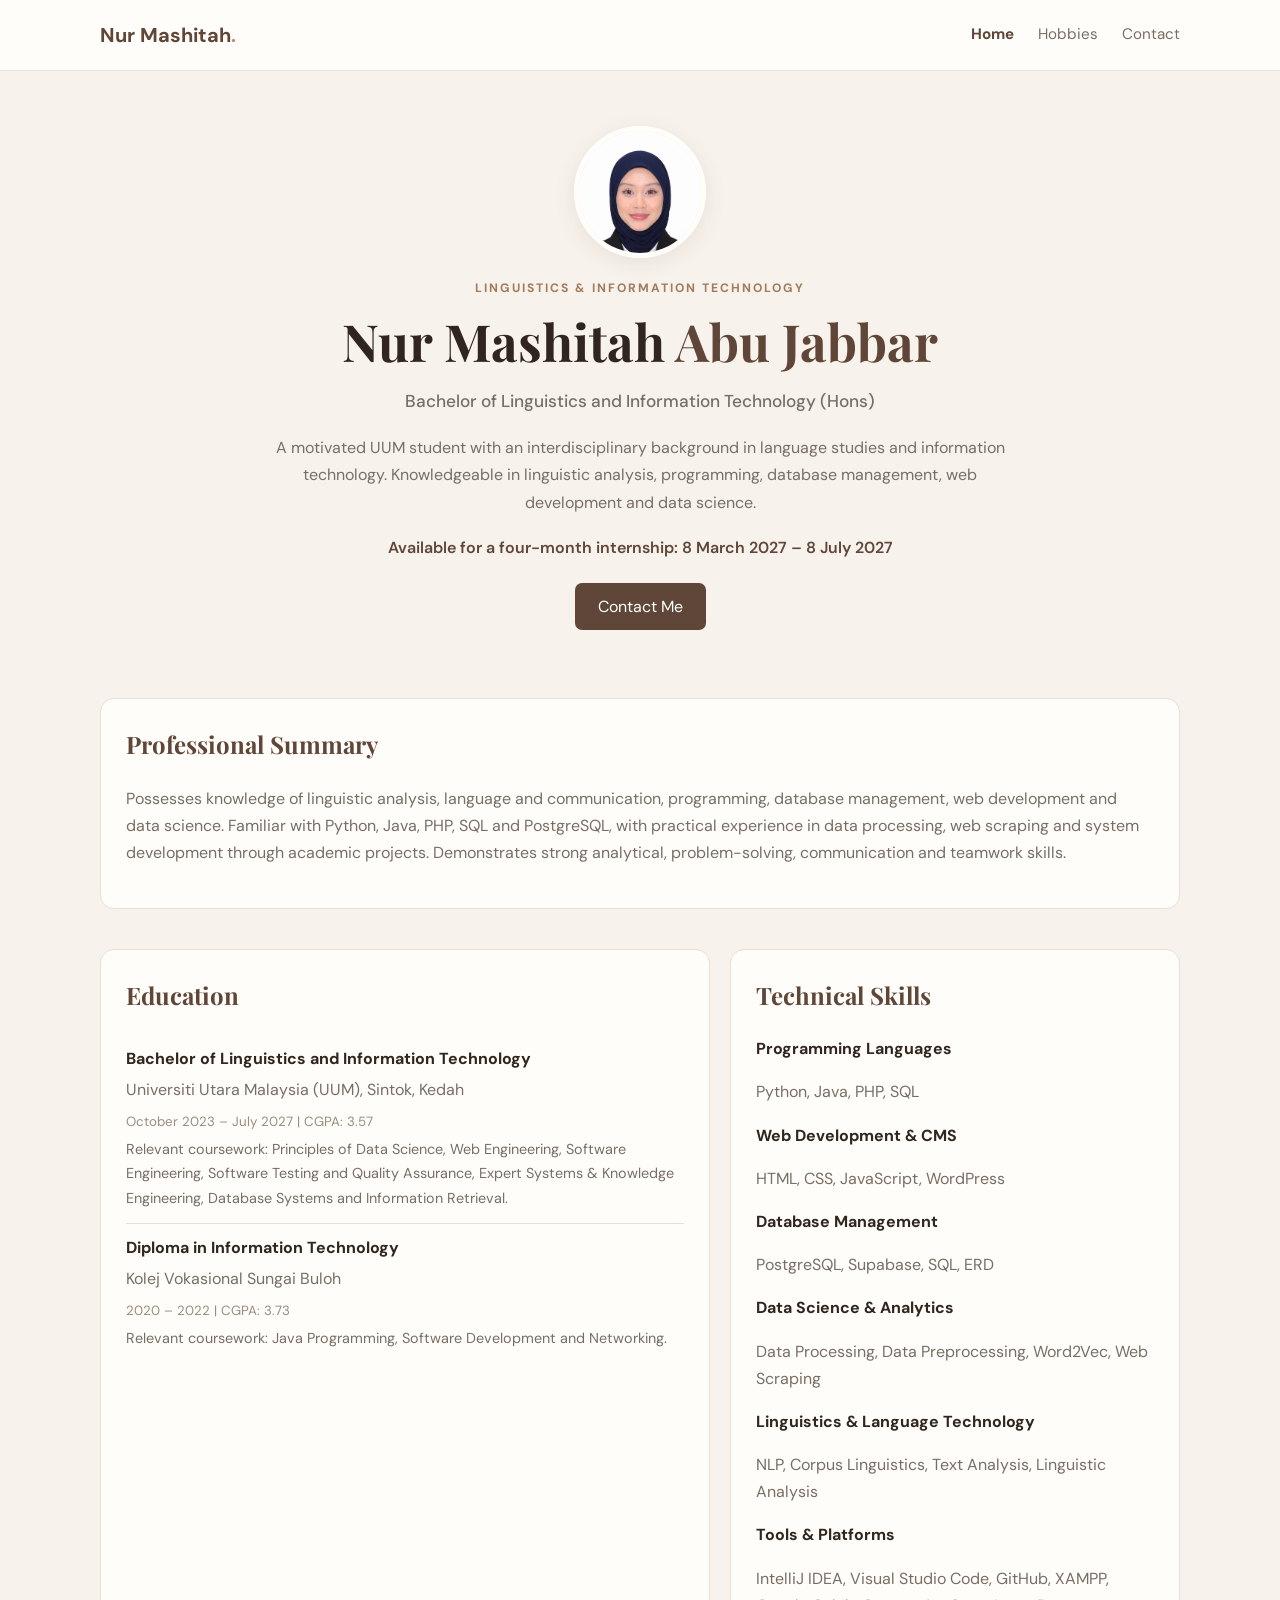
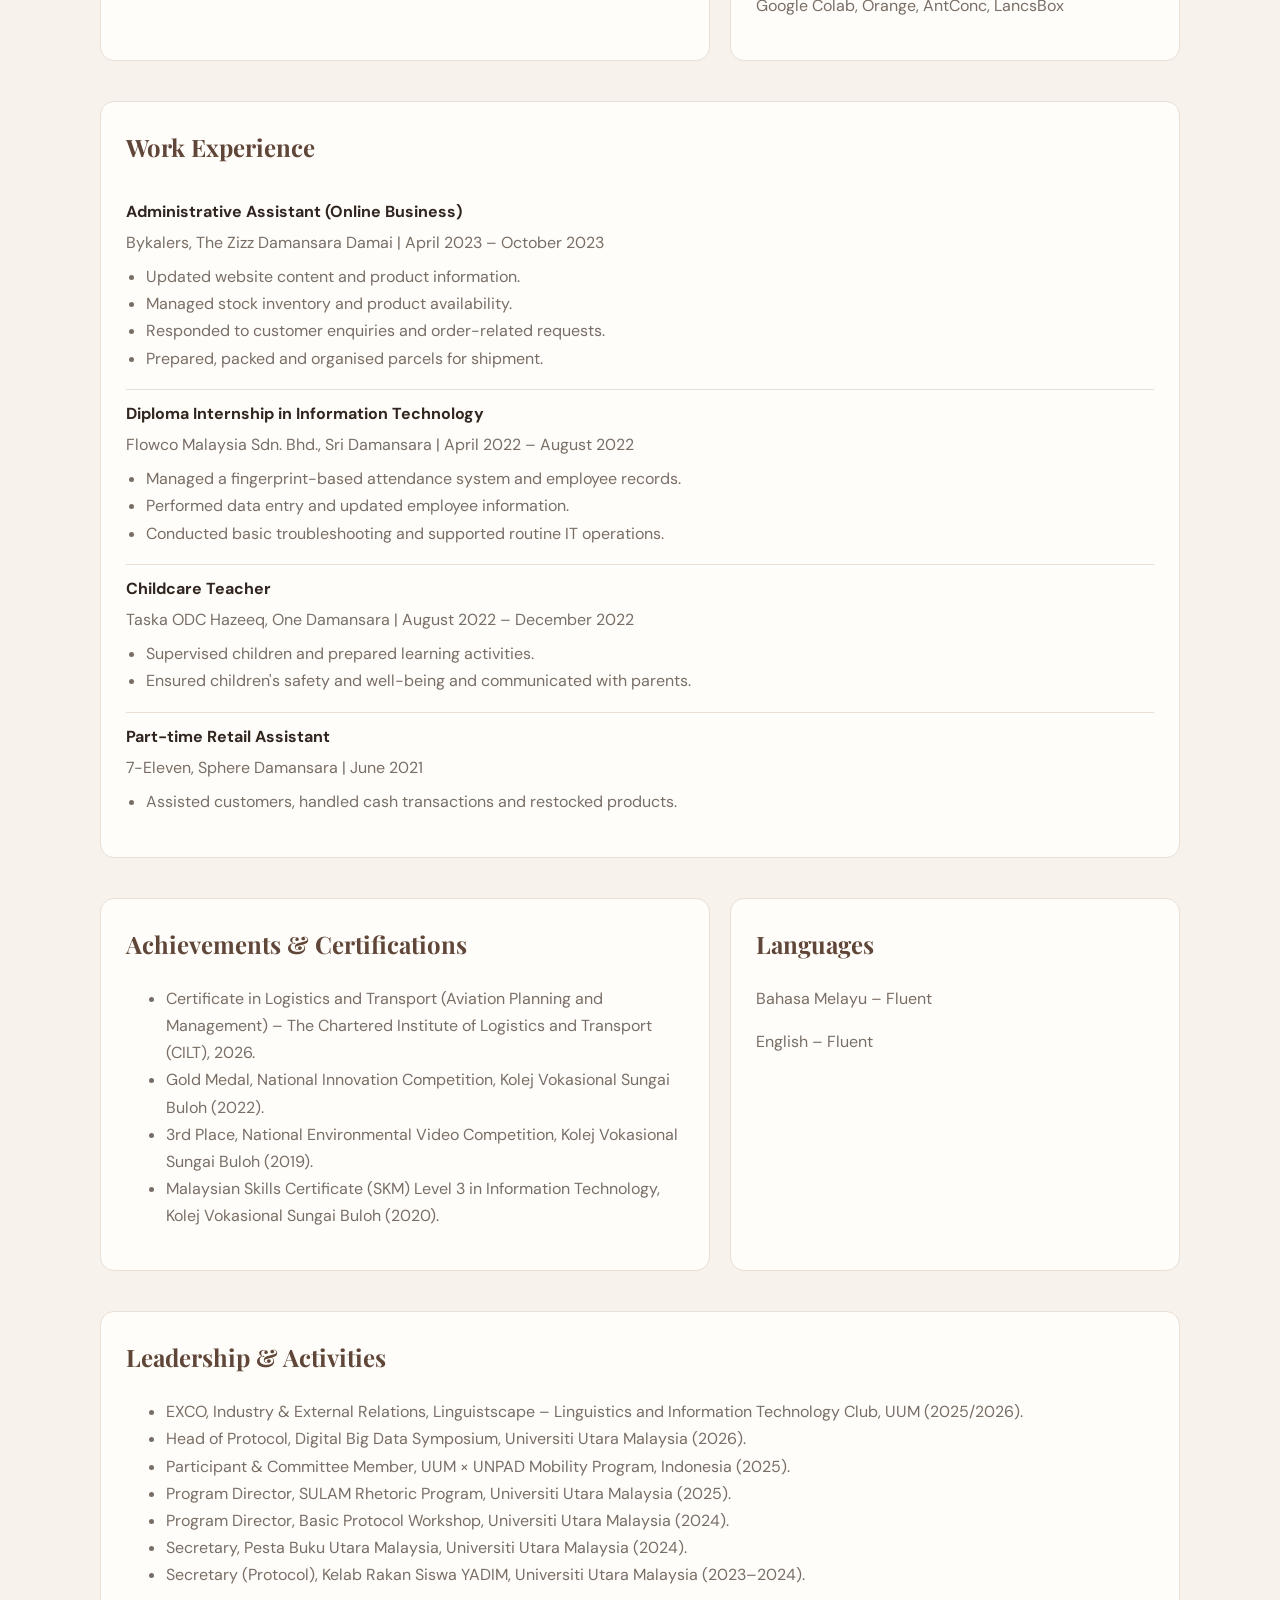
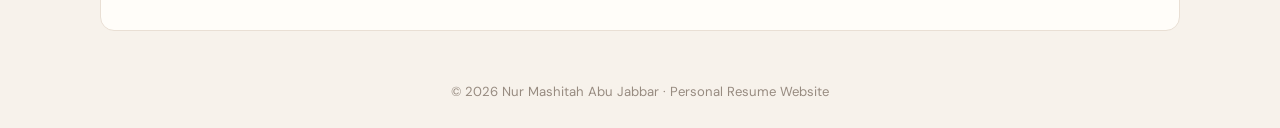
<file: index.html>
<!DOCTYPE html>
<html lang="en">
<head>
  <meta charset="UTF-8">
  <meta name="viewport" content="width=device-width, initial-scale=1.0">
  <title>Nur Mashitah | Resume</title>
  <link rel="stylesheet" href="style.css">
</head>
<body>
  <header class="site-header">
    <a class="logo" href="index.html">Nur Mashitah<span>.</span></a>
    <nav><a class="active" href="index.html">Home</a><a href="hobbies.html">Hobbies</a><a href="contact.html">Contact</a></nav>
  </header>
  <main class="container">
    <section class="hero">
      <img class="profile-photo" src="profile.png" alt="Profile photo of Nur Mashitah">
      <p class="eyebrow">LINGUISTICS & INFORMATION TECHNOLOGY</p>
      <h1>Nur Mashitah <span>Abu Jabbar</span></h1>
      <h2>Bachelor of Linguistics and Information Technology (Hons)</h2>
      <p class="intro">A motivated UUM student with an interdisciplinary background in language studies and information technology. Knowledgeable in linguistic analysis, programming, database management, web development and data science.</p>
      <p class="availability">Available for a four-month internship: 8 March 2027 – 8 July 2027</p>
      <a class="button" href="contact.html">Contact Me</a>
    </section>

    <section class="panel">
      <h2>Professional Summary</h2>
      <p>Possesses knowledge of linguistic analysis, language and communication, programming, database management, web development and data science. Familiar with Python, Java, PHP, SQL and PostgreSQL, with practical experience in data processing, web scraping and system development through academic projects. Demonstrates strong analytical, problem-solving, communication and teamwork skills.</p>
    </section>

    <section class="two-columns">
      <div class="panel">
        <h2>Education</h2>
        <div class="item">
          <h3>Bachelor of Linguistics and Information Technology</h3>
          <p>Universiti Utara Malaysia (UUM), Sintok, Kedah</p>
          <small>October 2023 – July 2027 | CGPA: 3.57</small>
          <p class="detail">Relevant coursework: Principles of Data Science, Web Engineering, Software Engineering, Software Testing and Quality Assurance, Expert Systems & Knowledge Engineering, Database Systems and Information Retrieval.</p>
        </div>
        <div class="item">
          <h3>Diploma in Information Technology</h3>
          <p>Kolej Vokasional Sungai Buloh</p>
          <small>2020 – 2022 | CGPA: 3.73</small>
          <p class="detail">Relevant coursework: Java Programming, Software Development and Networking.</p>
        </div>
      </div>
      <div class="panel">
        <h2>Technical Skills</h2>
        <h3>Programming Languages</h3><p>Python, Java, PHP, SQL</p>
        <h3>Web Development & CMS</h3><p>HTML, CSS, JavaScript, WordPress</p>
        <h3>Database Management</h3><p>PostgreSQL, Supabase, SQL, ERD</p>
        <h3>Data Science & Analytics</h3><p>Data Processing, Data Preprocessing, Word2Vec, Web Scraping</p>
        <h3>Linguistics & Language Technology</h3><p>NLP, Corpus Linguistics, Text Analysis, Linguistic Analysis</p>
        <h3>Tools & Platforms</h3><p>IntelliJ IDEA, Visual Studio Code, GitHub, XAMPP, Google Colab, Orange, AntConc, LancsBox</p>
      </div>
    </section>

    <section class="panel">
      <h2>Work Experience</h2>
      <div class="item"><h3>Administrative Assistant (Online Business)</h3><p>Bykalers, The Zizz Damansara Damai | April 2023 – October 2023</p><ul><li>Updated website content and product information.</li><li>Managed stock inventory and product availability.</li><li>Responded to customer enquiries and order-related requests.</li><li>Prepared, packed and organised parcels for shipment.</li></ul></div>
      <div class="item"><h3>Diploma Internship in Information Technology</h3><p>Flowco Malaysia Sdn. Bhd., Sri Damansara | April 2022 – August 2022</p><ul><li>Managed a fingerprint-based attendance system and employee records.</li><li>Performed data entry and updated employee information.</li><li>Conducted basic troubleshooting and supported routine IT operations.</li></ul></div>
      <div class="item"><h3>Childcare Teacher</h3><p>Taska ODC Hazeeq, One Damansara | August 2022 – December 2022</p><ul><li>Supervised children and prepared learning activities.</li><li>Ensured children's safety and well-being and communicated with parents.</li></ul></div>
      <div class="item"><h3>Part-time Retail Assistant</h3><p>7-Eleven, Sphere Damansara | June 2021</p><ul><li>Assisted customers, handled cash transactions and restocked products.</li></ul></div>
    </section>

    <section class="two-columns">
      <div class="panel">
        <h2>Achievements & Certifications</h2>
        <ul>
          <li>Certificate in Logistics and Transport (Aviation Planning and Management)</strong> – The Chartered Institute of Logistics and Transport (CILT), 2026.</li>
          <li>Gold Medal, National Innovation Competition, Kolej Vokasional Sungai Buloh (2022).</li>
          <li>3rd Place, National Environmental Video Competition, Kolej Vokasional Sungai Buloh (2019).</li>
          <li>Malaysian Skills Certificate (SKM) Level 3 in Information Technology, Kolej Vokasional Sungai Buloh (2020).</li>
        </ul>
      </div>
      <div class="panel">
        <h2>Languages</h2>
        <p>Bahasa Melayu – Fluent</p><p>English – Fluent</p>
      </div>
    </section>

    <section class="panel">
      <h2>Leadership & Activities</h2>
      <ul>
        <li>EXCO, Industry & External Relations, Linguistscape – Linguistics and Information Technology Club, UUM (2025/2026).</li>
        <li>Head of Protocol, Digital Big Data Symposium, Universiti Utara Malaysia (2026).</li>
        <li>Participant & Committee Member, UUM × UNPAD Mobility Program, Indonesia (2025).</li>
        <li>Program Director, SULAM Rhetoric Program, Universiti Utara Malaysia (2025).</li>
        <li>Program Director, Basic Protocol Workshop, Universiti Utara Malaysia (2024).</li>
        <li>Secretary, Pesta Buku Utara Malaysia, Universiti Utara Malaysia (2024).</li>
        <li>Secretary (Protocol), Kelab Rakan Siswa YADIM, Universiti Utara Malaysia (2023–2024).</li>
      </ul>
    </section>
    <footer>© 2026 Nur Mashitah Abu Jabbar · Personal Resume Website</footer>
  </main>
</body>
</html>
</file>
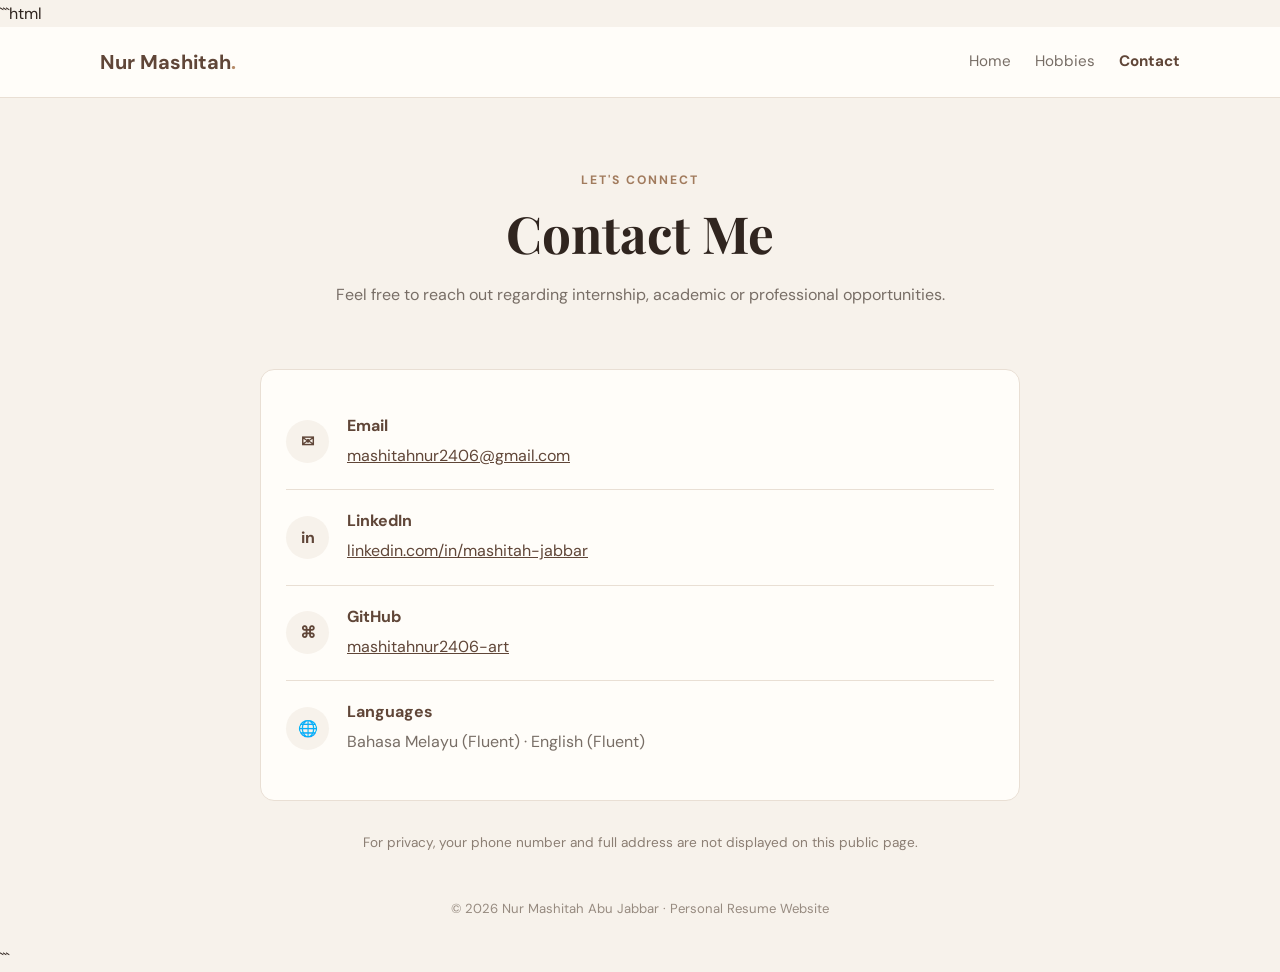
<file: contact.html>
```html
<!DOCTYPE html>
<html lang="en">
<head>
  <meta charset="UTF-8">
  <meta name="viewport" content="width=device-width, initial-scale=1.0">
  <title>Contact | Nur Mashitah</title>
  <link rel="stylesheet" href="style.css">
</head>

<body>
  <header class="site-header">
    <a class="logo" href="index.html">Nur Mashitah<span>.</span></a>

    <nav>
      <a href="index.html">Home</a>
      <a href="hobbies.html">Hobbies</a>
      <a class="active" href="contact.html">Contact</a>
    </nav>
  </header>

  <main class="container">

    <section class="page-heading">
      <p class="eyebrow">LET'S CONNECT</p>
      <h1>Contact Me</h1>
      <p>Feel free to reach out regarding internship, academic or professional opportunities.</p>
    </section>

    <section class="panel contact-panel">

      <div class="contact-row">
        <span class="contact-icon">✉</span>
        <div>
          <h2>Email</h2>
          <p>
            <a href="mailto:mashitahnur2406@gmail.com">
              mashitahnur2406@gmail.com
            </a>
          </p>
        </div>
      </div>

      <div class="contact-row">
        <span class="contact-icon">in</span>
        <div>
          <h2>LinkedIn</h2>
          <p>
            <a href="https://www.linkedin.com/in/mashitah-jabbar"
               target="_blank" rel="noopener">
              linkedin.com/in/mashitah-jabbar
            </a>
          </p>
        </div>
      </div>

      <div class="contact-row">
        <span class="contact-icon">⌘</span>
        <div>
          <h2>GitHub</h2>
          <p>
            <a href="https://github.com/mashitahnur2406-art"
               target="_blank" rel="noopener">
              mashitahnur2406-art
            </a>
          </p>
        </div>
      </div>

      <div class="contact-row">
        <span class="contact-icon">🌐</span>
        <div>
          <h2>Languages</h2>
          <p>Bahasa Melayu (Fluent) · English (Fluent)</p>
        </div>
      </div>

    </section>

    <p class="note">
      For privacy, your phone number and full address are not displayed on this public page.
    </p>

    <footer>
      © 2026 Nur Mashitah Abu Jabbar · Personal Resume Website
    </footer>

  </main>
</body>
</html>
```
</file>
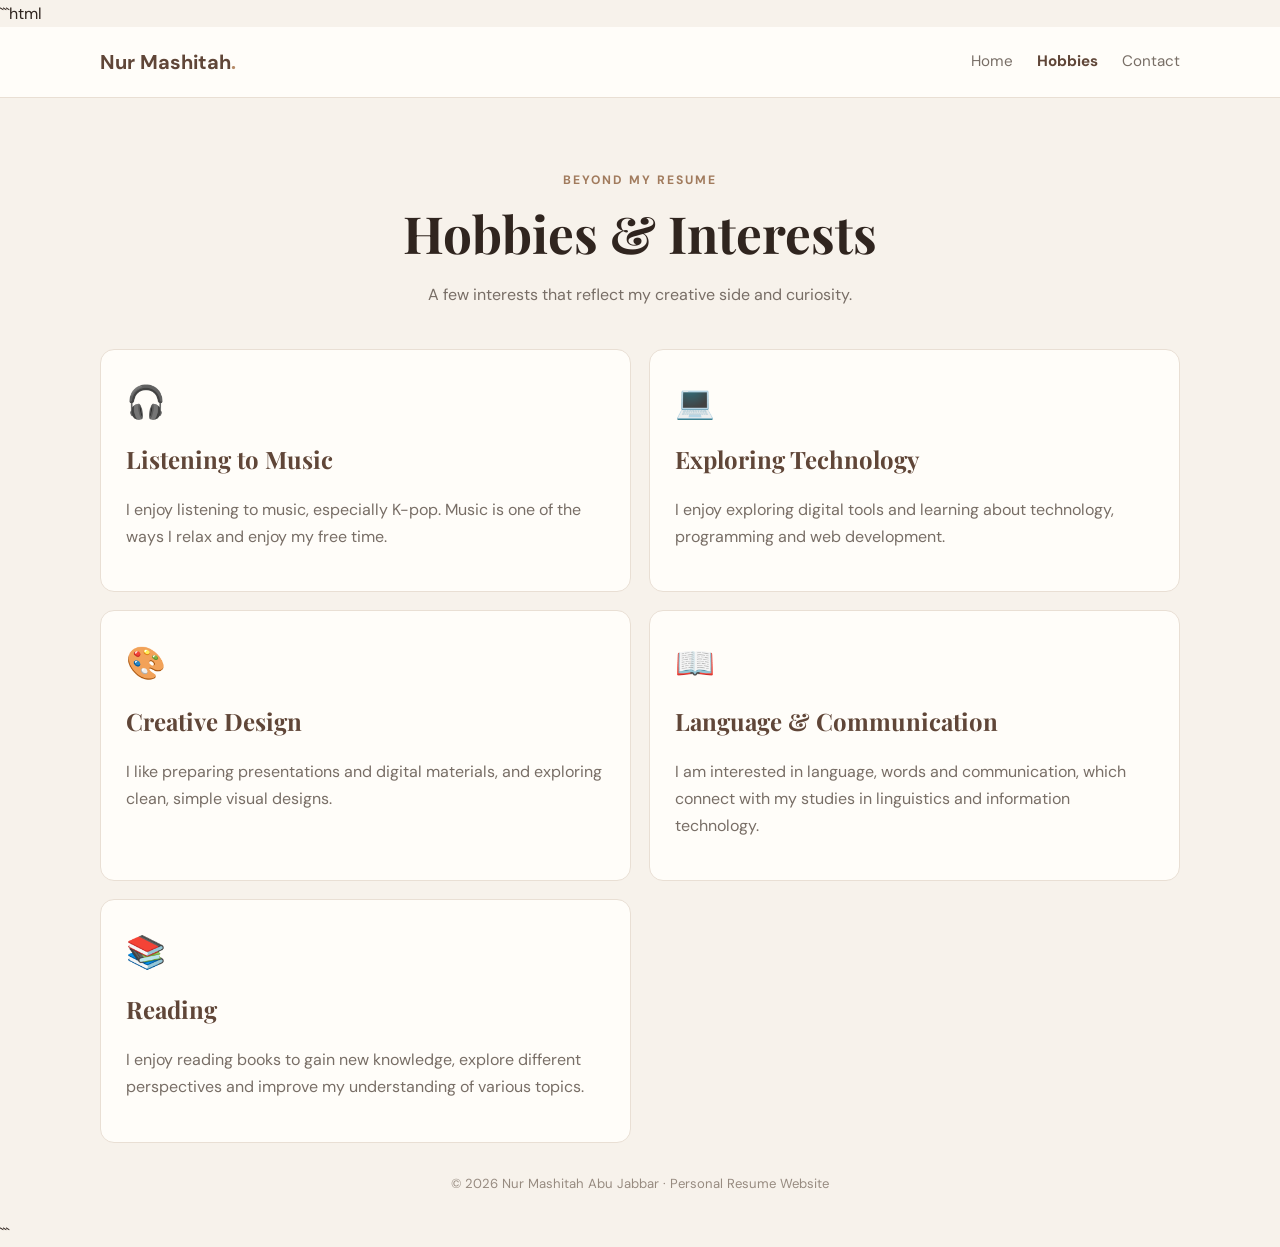
<file: hobbies.html>
```html
<!DOCTYPE html>
<html lang="en">
<head>
  <meta charset="UTF-8">
  <meta name="viewport" content="width=device-width, initial-scale=1.0">
  <title>Hobbies | Nur Mashitah</title>
  <link rel="stylesheet" href="style.css">
</head>

<body>
  <header class="site-header">
    <a class="logo" href="index.html">Nur Mashitah<span>.</span></a>
    <nav>
      <a href="index.html">Home</a>
      <a class="active" href="hobbies.html">Hobbies</a>
      <a href="contact.html">Contact</a>
    </nav>
  </header>

  <main class="container">

    <section class="page-heading">
      <p class="eyebrow">BEYOND MY RESUME</p>
      <h1>Hobbies & Interests</h1>
      <p>A few interests that reflect my creative side and curiosity.</p>
    </section>

    <section class="hobby-grid">

      <article class="panel hobby-card">
        <div class="emoji">🎧</div>
        <h2>Listening to Music</h2>
        <p>I enjoy listening to music, especially K-pop. Music is one of the ways I relax and enjoy my free time.</p>
      </article>

      <article class="panel hobby-card">
        <div class="emoji">💻</div>
        <h2>Exploring Technology</h2>
        <p>I enjoy exploring digital tools and learning about technology, programming and web development.</p>
      </article>

      <article class="panel hobby-card">
        <div class="emoji">🎨</div>
        <h2>Creative Design</h2>
        <p>I like preparing presentations and digital materials, and exploring clean, simple visual designs.</p>
      </article>

      <article class="panel hobby-card">
        <div class="emoji">📖</div>
        <h2>Language & Communication</h2>
        <p>I am interested in language, words and communication, which connect with my studies in linguistics and information technology.</p>
      </article>

      <article class="panel hobby-card">
        <div class="emoji">📚</div>
        <h2>Reading</h2>
        <p>I enjoy reading books to gain new knowledge, explore different perspectives and improve my understanding of various topics.</p>
      </article>

    </section>

    <footer>© 2026 Nur Mashitah Abu Jabbar · Personal Resume Website</footer>

  </main>
</body>
</html>
```
</file>
<file: style.css>
@import url('https://fonts.googleapis.com/css2?family=DM+Sans:wght@400;500;600;700&family=Playfair+Display:wght@600;700&display=swap');
:root{--brown:#604638;--dark:#30251f;--cream:#f7f2eb;--paper:#fffdf9;--muted:#786e66;--line:#e9dfd4}*{box-sizing:border-box}body{margin:0;background:var(--cream);color:var(--dark);font-family:'DM Sans',Arial,sans-serif;line-height:1.7}
.site-header{display:flex;justify-content:space-between;align-items:center;padding:18px max(7%,calc((100% - 1080px)/2));background:var(--paper);border-bottom:1px solid var(--line);position:sticky;top:0;z-index:5}.logo{color:var(--brown);font-weight:700;font-size:1.25rem;text-decoration:none}.logo span{color:#b58b68}nav{display:flex;gap:24px}nav a{color:var(--muted);text-decoration:none;font-size:.95rem}nav a:hover,nav a.active{color:var(--brown);font-weight:700}
.container{width:min(1080px,88%);margin:0 auto}.hero{text-align:center;padding:55px 20px 48px}.profile-photo{width:132px;height:132px;object-fit:cover;object-position:center top;border-radius:50%;border:5px solid var(--paper);box-shadow:0 5px 22px #60463818}.eyebrow{color:#a17b5d;font-size:.76rem;font-weight:700;letter-spacing:2px}.hero h1,h1{font-family:'Playfair Display',Georgia,serif;font-size:clamp(2.1rem,5vw,3.2rem);line-height:1.2;margin:8px 0}.hero h1 span{color:var(--brown)}.hero h2{color:var(--muted);font-size:1.08rem;font-weight:500}.intro{max-width:760px;margin:18px auto;color:var(--muted)}.availability{font-weight:600;color:var(--brown);margin:12px 0 22px}.button{display:inline-block;padding:10px 23px;background:var(--brown);color:white;border-radius:7px;text-decoration:none}.button:hover{background:var(--dark)}
.panel{background:var(--paper);border:1px solid var(--line);border-radius:14px;padding:25px;margin:20px 0}.panel h2{color:var(--brown);font-family:'Playfair Display',Georgia,serif;margin-top:0}.panel h3{font-size:1rem;margin:13px 0 4px}.panel p,.panel li{color:var(--muted)}.two-columns{display:grid;grid-template-columns:1.15fr .85fr;gap:20px}.item{padding:10px 0;border-bottom:1px solid var(--line)}.item:last-child{border:0}.item h3{margin:0 0 4px}.item p{margin:3px 0}.item small{color:#9a8d81}.detail{font-size:.9rem}.item ul{padding-left:20px;margin:7px 0}.page-heading{text-align:center;padding:60px 15px 25px}.page-heading p:last-child{color:var(--muted)}.hobby-grid{display:grid;grid-template-columns:repeat(2,1fr);gap:18px}.hobby-card{margin:0}.hobby-card h2{margin-bottom:8px}.emoji{font-size:2rem;margin-bottom:10px}.contact-panel{max-width:760px;margin:20px auto 30px}.contact-row{display:flex;gap:18px;align-items:center;padding:17px 0;border-bottom:1px solid var(--line)}.contact-row:last-child{border:0}.contact-row h2{font-family:'DM Sans',sans-serif;font-size:1rem;margin:0}.contact-row p{margin:3px 0}.contact-row a{color:var(--brown)}.contact-icon{width:43px;height:43px;flex:0 0 43px;display:grid;place-items:center;background:var(--cream);border-radius:50%;color:var(--brown);font-weight:700}.note{text-align:center;color:#8b7e73;font-size:.85rem}footer{text-align:center;color:#978b80;font-size:.82rem;padding:30px 0 25px}@media(max-width:700px){.site-header{padding:15px 6%;flex-direction:column;gap:10px}nav{gap:18px}.two-columns,.hobby-grid{grid-template-columns:1fr}.hero{padding-top:40px}.panel{padding:20px}}
</file>
